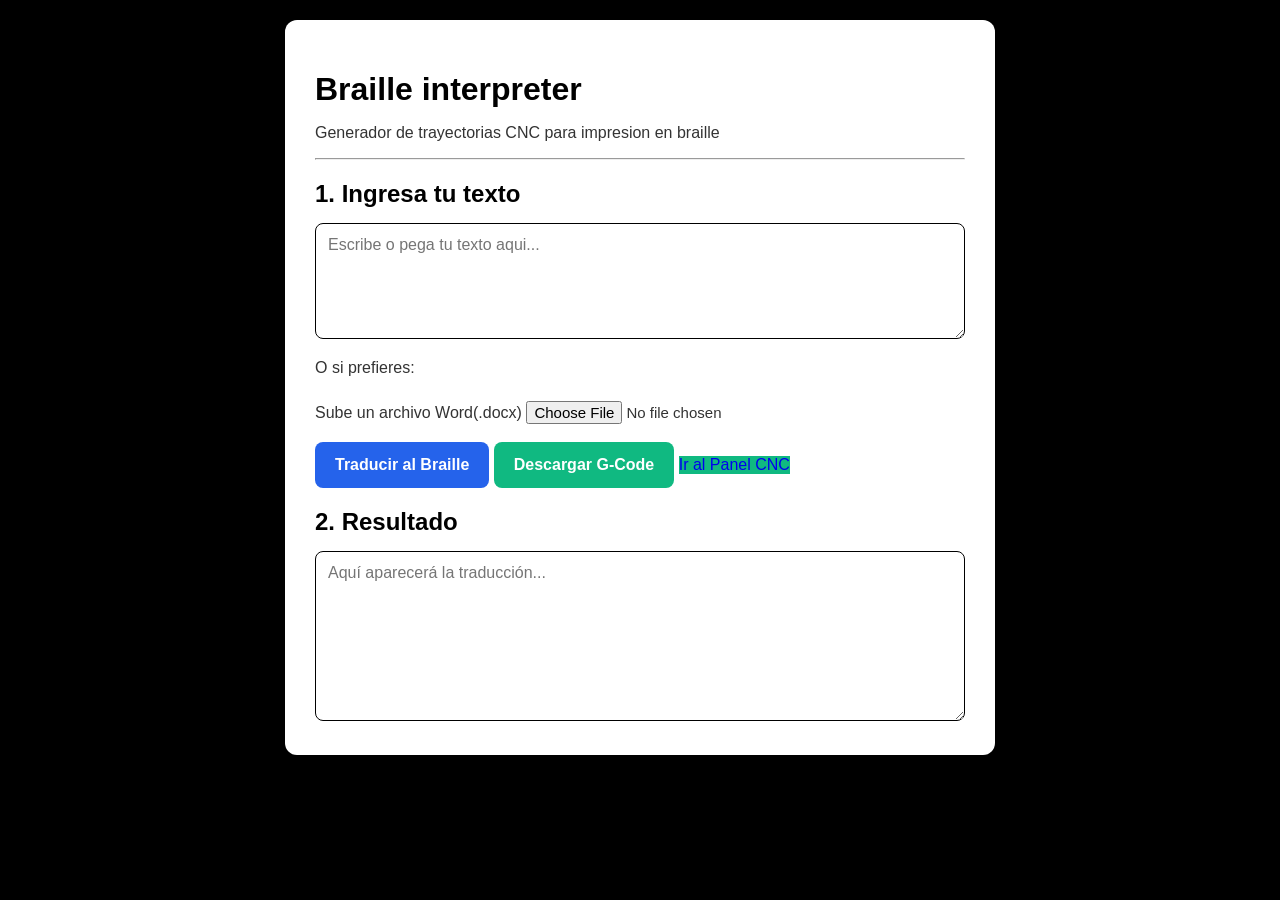
<file: braille_controller/index.html>
<!DOCTYPE html>
<html lang="en">

<head>
    <meta charset="UTF-8">
    <meta name="viewport" content="width=device-width, initial-scale=1.0">
    <title>intro_al_html</title>
    <link rel="stylesheet" href="style.css">
</head>

<body>
    <div class="contenedor">
        <header>
            <h1>Braille interpreter</h1>
            <p>Generador de trayectorias CNC para impresion en braille</p>
            <hr>
        </header>

        <main>
            <section>
                <h2>1. Ingresa tu texto</h2>
                <textarea rows="5" cols="50" placeholder="Escribe o pega tu texto aqui..."></textarea>
                <p>O si prefieres: </p>
                <label for="archivoWord">Sube un archivo Word(.docx)</label>
                <input type="file" id="archivoWord" accept=".docx">
            </section>

            <br>

            <section>
                <button id="btnTraducir">Traducir al Braille</button>
                <button class="boton-secundario" id="btnCnc">Descargar G-Code</button>
                <a href="dashboard.html" class="boton-secundario"
                    style="text-decoration: none; display: inline-block; text-align: center; margin-top: 10px;">Ir al
                    Panel CNC</a>
            </section>

            <section>
                <h2>2. Resultado</h2>
                <textarea id="textoResultado" rows="8" readonly
                    placeholder="Aquí aparecerá la traducción..."></textarea>
            </section>

        </main>
    </div>
    <script src="script.js"></script>
</body>

</html>
</file>
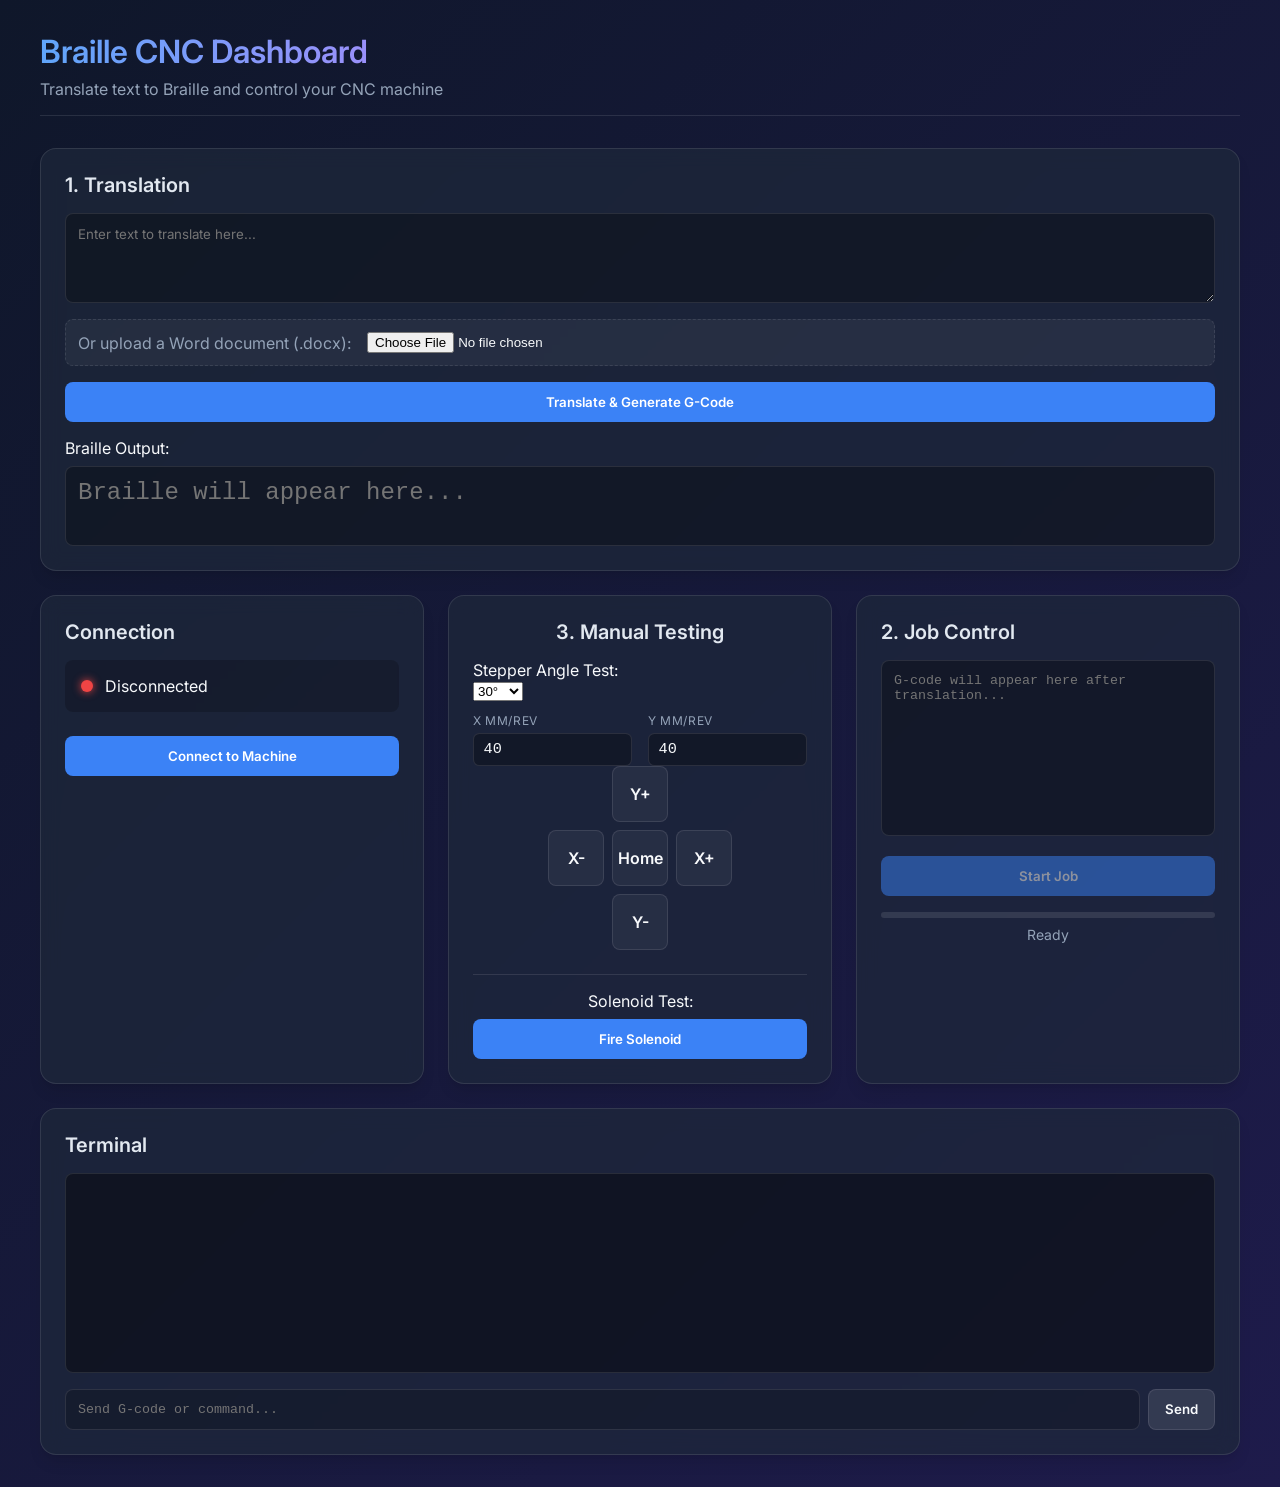
<file: braille_controller/dashboard.html>
<!DOCTYPE html>
<html lang="en">
<head>
    <meta charset="UTF-8">
    <meta name="viewport" content="width=device-width, initial-scale=1.0">
    <title>CNC Dashboard - Braille Interpreter</title>
    <link rel="stylesheet" href="dashboard.css">
    <link href="https://fonts.googleapis.com/css2?family=Inter:wght@300;400;600&display=swap" rel="stylesheet">
</head>
<body>
    <div class="dashboard-container">
        <header class="dashboard-header">
            <div>
                <h1>Braille CNC Dashboard</h1>
                <p>Translate text to Braille and control your CNC machine</p>
            </div>
        </header>

        <main class="dashboard-grid">
            <!-- Translator Panel -->
            <section class="panel translator-panel">
                <h2>1. Translation</h2>
                <div class="translator-inputs">
                    <textarea id="textInput" rows="4" placeholder="Enter text to translate here..."></textarea>
                    
                    <div class="file-upload-wrapper">
                        <span class="file-label-text">Or upload a Word document (.docx):</span>
                        <input type="file" id="fileInput" accept=".docx" class="file-input-styled">
                    </div>
                    
                    <button id="btnTranslate" class="btn-primary">Translate & Generate G-Code</button>
                    
                    <div class="translation-result">
                        <label>Braille Output:</label>
                        <textarea id="brailleOutput" rows="2" readonly placeholder="Braille will appear here..."></textarea>
                    </div>
                </div>
            </section>

            <!-- Connection Panel -->
            <section class="panel connection-panel">
                <h2>Connection</h2>
                <div class="connection-status">
                    <span id="statusIndicator" class="indicator disconnected"></span>
                    <span id="statusText">Disconnected</span>
                </div>
                <button id="btnConnect" class="btn-primary">Connect to Machine</button>
            </section>

            <!-- Jog Controls -->
            <section class="panel jog-panel">
                <h2>3. Manual Testing</h2>
                
                <div class="test-controls-group">
                    <label>Stepper Angle Test:</label>
                    <div class="angle-selector">
                        <select id="angleSelect" class="styled-select">
                            <option value="30">30°</option>
                            <option value="45">45°</option>
                            <option value="90">90°</option>
                            <option value="180">180°</option>
                            <option value="360">360°</option>
                        </select>
                    </div>

                    <div class="calibration-row">
                        <div class="calib-field">
                            <label>X mm/rev</label>
                            <input type="number" id="mmPerRevX" value="40" step="0.5" min="0.1" class="calib-input">
                        </div>
                        <div class="calib-field">
                            <label>Y mm/rev</label>
                            <input type="number" id="mmPerRevY" value="40" step="0.5" min="0.1" class="calib-input">
                        </div>
                    </div>
                    
                    <div class="jog-controls">
                        <div class="jog-row">
                            <button class="jog-btn angle-jog-btn" data-axis="Y" data-dir="1">Y+</button>
                        </div>
                        <div class="jog-row">
                            <button class="jog-btn angle-jog-btn" data-axis="X" data-dir="-1">X-</button>
                            <button class="jog-btn" data-cmd="G90 G0 X0 Y0">Home</button>
                            <button class="jog-btn angle-jog-btn" data-axis="X" data-dir="1">X+</button>
                        </div>
                        <div class="jog-row">
                            <button class="jog-btn angle-jog-btn" data-axis="Y" data-dir="-1">Y-</button>
                        </div>
                    </div>
                </div>

                <div class="z-controls" style="flex-direction: column; align-items: center; gap: 0.5rem; width: 100%;">
                    <label>Solenoid Test:</label>
                    <button class="btn-primary" id="btnTestSolenoid" style="width: 100%; background: var(--accent);">Fire Solenoid</button>
                </div>
            </section>

            <!-- G-Code Panel -->
            <section class="panel gcode-panel">
                <h2>2. Job Control</h2>
                <textarea id="gcodePreview" rows="10" readonly placeholder="G-code will appear here after translation..."></textarea>
                <div class="job-actions">
                    <button id="btnStartJob" class="btn-primary" disabled>Start Job</button>
                </div>
                <div class="progress-container">
                    <div class="progress-bar" id="jobProgress"></div>
                </div>
                <p id="jobStatus" class="job-status-text">Ready</p>
            </section>
            
            <!-- Terminal -->
            <section class="panel terminal-panel">
                <h2>Terminal</h2>
                <div id="terminalOutput" class="terminal-output"></div>
                <div class="terminal-input">
                    <input type="text" id="cmdInput" placeholder="Send G-code or command...">
                    <button id="btnSendCmd" class="btn-secondary">Send</button>
                </div>
            </section>
        </main>
    </div>
    <script src="dashboard.js"></script>
</body>
</html>
</file>
<file: braille_controller/style.css>
/* Configuramos el fondo de la pantalla y el tipo de letra */
body {
    font-family: 'Segoe UI', Tahoma, Geneva, Verdana, sans-serif;
    background-color: #000000;
    color: #333;
    margin: 0;
    padding: 20px;
    display: flex;
    justify-content: center; /* Centra la aplicación en la pantalla */
}

/* Creamos una "tarjeta" blanca que contenga nuestra aplicación */
.contenedor {
    background-color: #ffffff;
    max-width: 650px;
    width: 100%;
    padding: 30px;
    border-radius: 12px;
    box-shadow: 0 4px 15px rgba(0, 0, 0, 0.05);
}

h1, h2 {
    color: #000000;
    margin-bottom: 5px;
}

/* Estilo para las cajas de texto */
textarea {
    width: 100%;
    padding: 12px;
    border: 1px solid #000000;
    border-radius: 8px;
    font-size: 16px;
    font-family: inherit;
    resize: vertical; /* Permite al usuario estirar la caja solo hacia abajo */
    box-sizing: border-box; /* Evita que la caja se salga de los bordes */
    margin-top: 10px;
}

/* Espaciado para el botón de subir archivo */
input[type="file"] {
    margin-top: 8px;
    font-size: 15px;
}

/* Alineamos los botones lado a lado */
.botones {
    display: flex;
    gap: 15px;
    margin: 25px 0;
}

/* Estilo principal de los botones (Botón Traducir) */
button {
    background-color: #2563eb; /* Azul brillante */
    color: white;
    border: none;
    padding: 14px 20px;
    border-radius: 8px;
    font-size: 16px;
    font-weight: bold;
    cursor: pointer;
    transition: background-color 0.2s; /* Animación suave */
    flex: 1; /* Hace que ambos botones midan exactamente lo mismo */
}

/* Efecto al pasar el mouse por encima */
button:hover {
    background-color: #1d4ed8; /* Azul más oscuro */
}

/* Estilo alternativo para el botón CNC */
.boton-secundario {
    background-color: #10b981; /* Verde esmeralda */
}

.boton-secundario:hover {
    background-color: #059669; /* Verde más oscuro */
}
</file>
<file: braille_controller/dashboard.css>
:root {
    --bg-color: #0f172a;
    --panel-bg: rgba(30, 41, 59, 0.7);
    --text-main: #f8fafc;
    --text-muted: #94a3b8;
    --accent: #3b82f6;
    --accent-hover: #2563eb;
    --success: #10b981;
    --danger: #ef4444;
    --border-color: rgba(255, 255, 255, 0.1);
}

* {
    box-sizing: border-box;
    margin: 0;
    padding: 0;
}

body {
    font-family: 'Inter', sans-serif;
    background: linear-gradient(135deg, #0f172a 0%, #1e1b4b 100%);
    color: var(--text-main);
    min-height: 100vh;
    padding: 2rem;
}

.dashboard-container {
    max-width: 1200px;
    margin: 0 auto;
}

.dashboard-header {
    display: flex;
    justify-content: space-between;
    align-items: center;
    margin-bottom: 2rem;
    padding-bottom: 1rem;
    border-bottom: 1px solid var(--border-color);
}

.dashboard-header h1 {
    font-size: 2rem;
    font-weight: 600;
    background: linear-gradient(to right, #60a5fa, #a78bfa);
    -webkit-background-clip: text;
    -webkit-text-fill-color: transparent;
}

.dashboard-header p {
    color: var(--text-muted);
    margin-top: 0.5rem;
}

.btn-back {
    color: var(--text-main);
    text-decoration: none;
    padding: 0.5rem 1rem;
    border: 1px solid var(--border-color);
    border-radius: 0.5rem;
    transition: all 0.2s;
    background: var(--panel-bg);
}

.btn-back:hover {
    background: rgba(255, 255, 255, 0.1);
}

.dashboard-grid {
    display: grid;
    grid-template-columns: repeat(12, 1fr);
    gap: 1.5rem;
}

.panel {
    background: var(--panel-bg);
    backdrop-filter: blur(10px);
    border: 1px solid var(--border-color);
    border-radius: 1rem;
    padding: 1.5rem;
    box-shadow: 0 10px 15px -3px rgba(0, 0, 0, 0.1), 0 4px 6px -2px rgba(0, 0, 0, 0.05);
}

.panel h2 {
    font-size: 1.25rem;
    font-weight: 600;
    margin-bottom: 1rem;
    color: #e2e8f0;
}

/* Connection Panel */
.connection-panel {
    grid-column: span 4;
}

.connection-status {
    display: flex;
    align-items: center;
    margin-bottom: 1.5rem;
    padding: 1rem;
    background: rgba(0, 0, 0, 0.2);
    border-radius: 0.5rem;
}

.indicator {
    width: 12px;
    height: 12px;
    border-radius: 50%;
    margin-right: 0.75rem;
}

.indicator.disconnected { background: var(--danger); box-shadow: 0 0 8px var(--danger); }
.indicator.connected { background: var(--success); box-shadow: 0 0 8px var(--success); }

button {
    cursor: pointer;
    font-family: 'Inter', sans-serif;
    font-weight: 600;
    border: none;
    border-radius: 0.5rem;
    transition: all 0.2s;
}

.btn-primary {
    width: 100%;
    padding: 0.75rem 1.5rem;
    background: var(--accent);
    color: white;
}

.btn-primary:hover:not(:disabled) {
    background: var(--accent-hover);
    transform: translateY(-1px);
}

.btn-primary:disabled {
    opacity: 0.5;
    cursor: not-allowed;
}

.btn-secondary {
    padding: 0.5rem 1rem;
    background: rgba(255, 255, 255, 0.1);
    color: var(--text-main);
    border: 1px solid var(--border-color);
}

.btn-secondary:hover:not(:disabled) {
    background: rgba(255, 255, 255, 0.2);
}

/* Jog Panel */
.jog-panel {
    grid-column: span 4;
    display: flex;
    flex-direction: column;
    align-items: center;
}

.jog-controls {
    display: flex;
    flex-direction: column;
    gap: 0.5rem;
    margin-bottom: 1rem;
}

.jog-row {
    display: flex;
    justify-content: center;
    gap: 0.5rem;
}

.jog-btn {
    width: 3.5rem;
    height: 3.5rem;
    background: rgba(255, 255, 255, 0.05);
    border: 1px solid var(--border-color);
    color: var(--text-main);
    border-radius: 0.5rem;
    font-size: 1rem;
}

.jog-btn:hover {
    background: rgba(255, 255, 255, 0.15);
    border-color: var(--accent);
}

.jog-btn:active {
    transform: scale(0.95);
}

.z-controls {
    display: flex;
    gap: 1rem;
    margin-top: 0.5rem;
    padding-top: 1rem;
    border-top: 1px solid var(--border-color);
    width: 100%;
    justify-content: center;
}

.z-btn {
    background: rgba(16, 185, 129, 0.1);
    border-color: rgba(16, 185, 129, 0.3);
}

.z-btn:hover {
    background: rgba(16, 185, 129, 0.2);
    border-color: var(--success);
}


/* G-Code Panel */
.gcode-panel {
    grid-column: span 4;
}

#gcodePreview {
    width: 100%;
    background: rgba(0, 0, 0, 0.3);
    border: 1px solid var(--border-color);
    border-radius: 0.5rem;
    color: var(--text-muted);
    padding: 0.75rem;
    font-family: monospace;
    margin-bottom: 1rem;
    resize: none;
}

.job-actions {
    display: flex;
    gap: 0.5rem;
    margin-bottom: 1rem;
}

.job-actions button {
    flex: 1;
}

.progress-container {
    width: 100%;
    height: 6px;
    background: rgba(255, 255, 255, 0.1);
    border-radius: 3px;
    margin-bottom: 0.5rem;
    overflow: hidden;
}

.progress-bar {
    height: 100%;
    width: 0%;
    background: var(--success);
    transition: width 0.2s ease;
}

.job-status-text {
    font-size: 0.875rem;
    color: var(--text-muted);
    text-align: center;
}

/* Terminal Panel */
.terminal-panel {
    grid-column: span 12;
}

.terminal-output {
    height: 200px;
    background: rgba(0, 0, 0, 0.4);
    border: 1px solid var(--border-color);
    border-radius: 0.5rem;
    padding: 1rem;
    margin-bottom: 1rem;
    overflow-y: auto;
    font-family: monospace;
    font-size: 0.875rem;
    color: #a7f3d0;
}

.terminal-input {
    display: flex;
    gap: 0.5rem;
}

#cmdInput {
    flex: 1;
    background: rgba(0, 0, 0, 0.2);
    border: 1px solid var(--border-color);
    color: white;
    padding: 0.75rem;
    border-radius: 0.5rem;
    font-family: monospace;
}

#cmdInput:focus {
    outline: none;
    border-color: var(--accent);
}

@media (max-width: 1024px) {
    .connection-panel, .jog-panel, .gcode-panel {
        grid-column: span 6;
    }
}

@media (max-width: 768px) {
    .connection-panel, .jog-panel, .gcode-panel {
        grid-column: span 12;
    }
}
/* Translator Panel */
.translator-panel {
    grid-column: span 12;
}

.translator-inputs {
    display: flex;
    flex-direction: column;
    gap: 1rem;
}

#textInput {
    width: 100%;
    background: rgba(0, 0, 0, 0.3);
    border: 1px solid var(--border-color);
    border-radius: 0.5rem;
    color: var(--text-main);
    padding: 0.75rem;
    resize: vertical;
    font-family: inherit;
}

.file-upload-wrapper {
    display: flex;
    align-items: center;
    gap: 1rem;
    background: rgba(255, 255, 255, 0.05);
    padding: 0.75rem;
    border-radius: 0.5rem;
    border: 1px dashed var(--border-color);
}

.file-label-text {
    color: var(--text-muted);
}

.file-input-styled {
    color: var(--text-main);
}

.translation-result {
    display: flex;
    flex-direction: column;
    gap: 0.5rem;
}

#brailleOutput {
    width: 100%;
    background: rgba(0, 0, 0, 0.3);
    border: 1px solid var(--border-color);
    border-radius: 0.5rem;
    color: #a78bfa;
    padding: 0.75rem;
    font-size: 1.5rem;
    resize: none;
}

/* Calibration inputs */
.calibration-row {
    display: flex;
    gap: 1rem;
    margin-top: 0.75rem;
}

.calib-field {
    flex: 1;
    display: flex;
    flex-direction: column;
    gap: 0.3rem;
}

.calib-field label {
    font-size: 0.75rem;
    color: var(--text-muted);
    text-transform: uppercase;
    letter-spacing: 0.05em;
}

.calib-input {
    background: rgba(0,0,0,0.3);
    border: 1px solid var(--border-color);
    border-radius: 0.4rem;
    color: var(--text-main);
    padding: 0.4rem 0.6rem;
    font-family: monospace;
    font-size: 0.95rem;
    width: 100%;
}

.calib-input:focus {
    outline: none;
    border-color: var(--accent);
}
</file>
